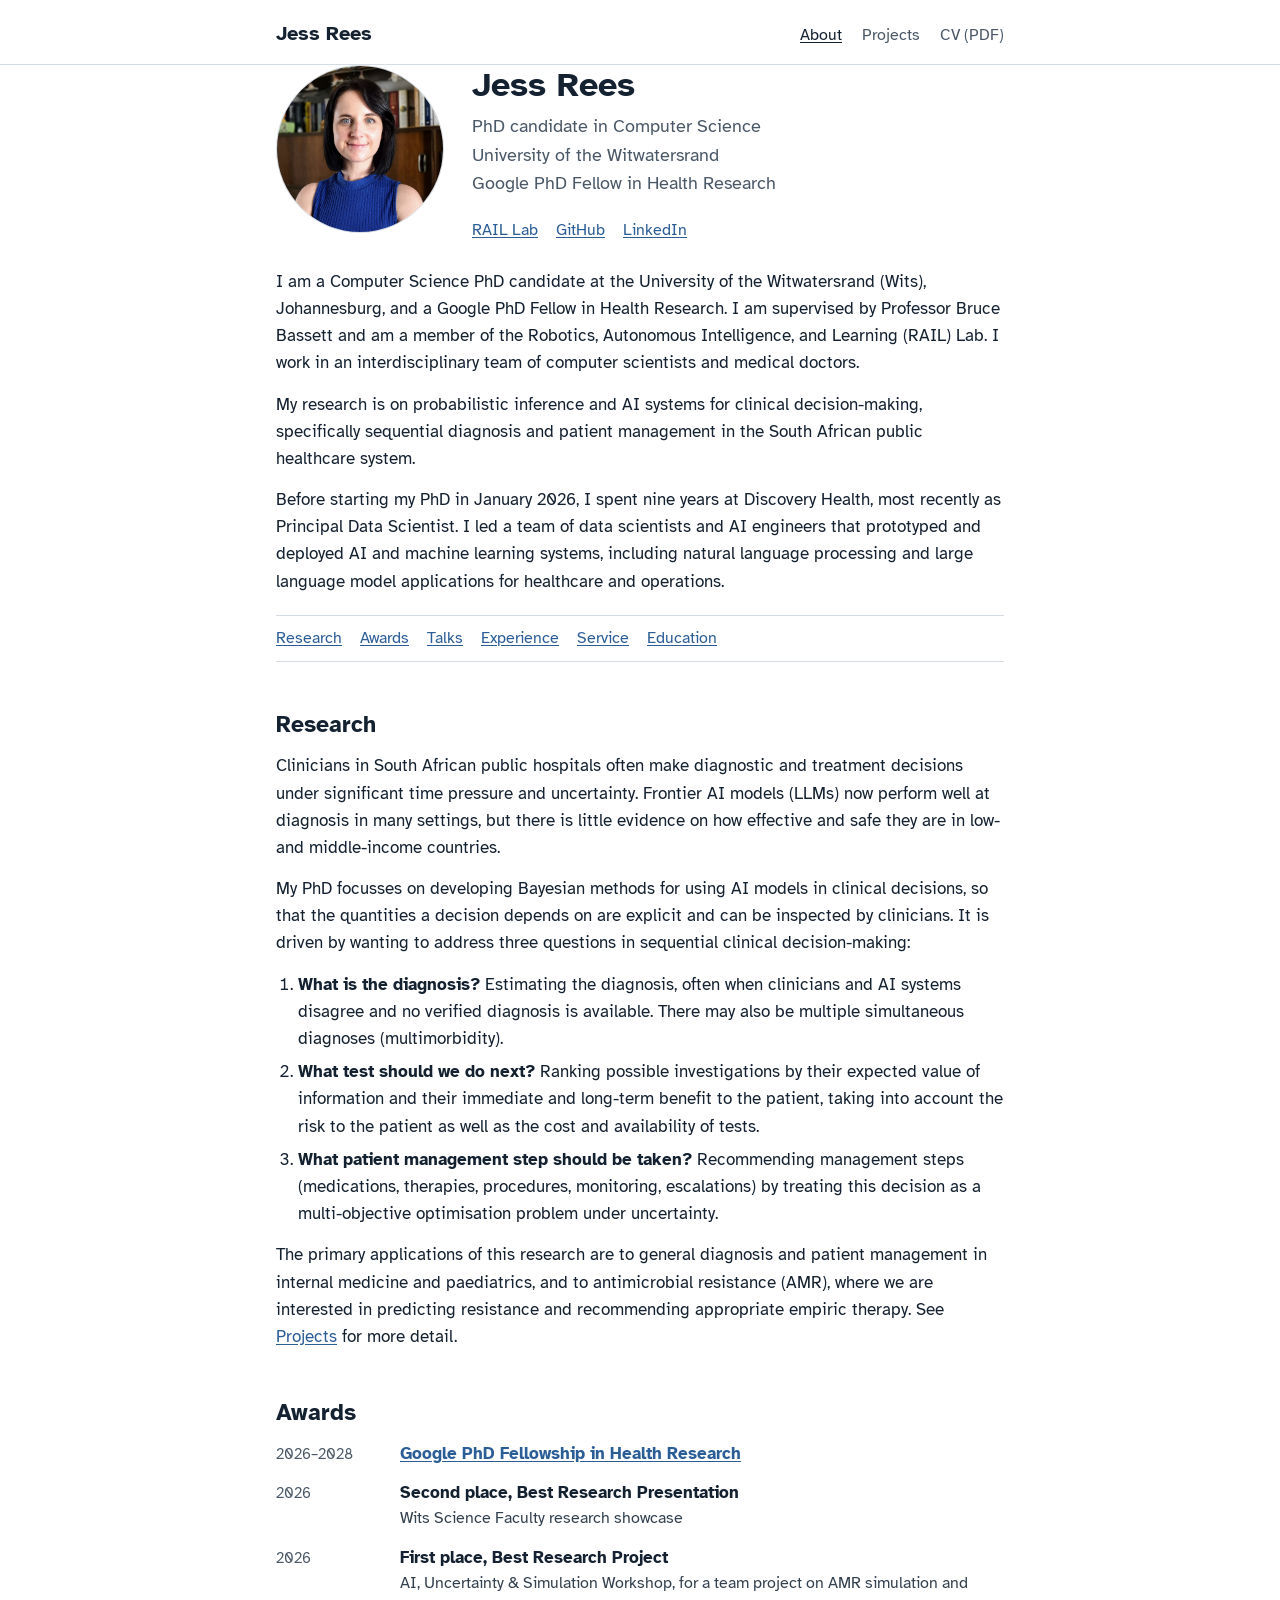
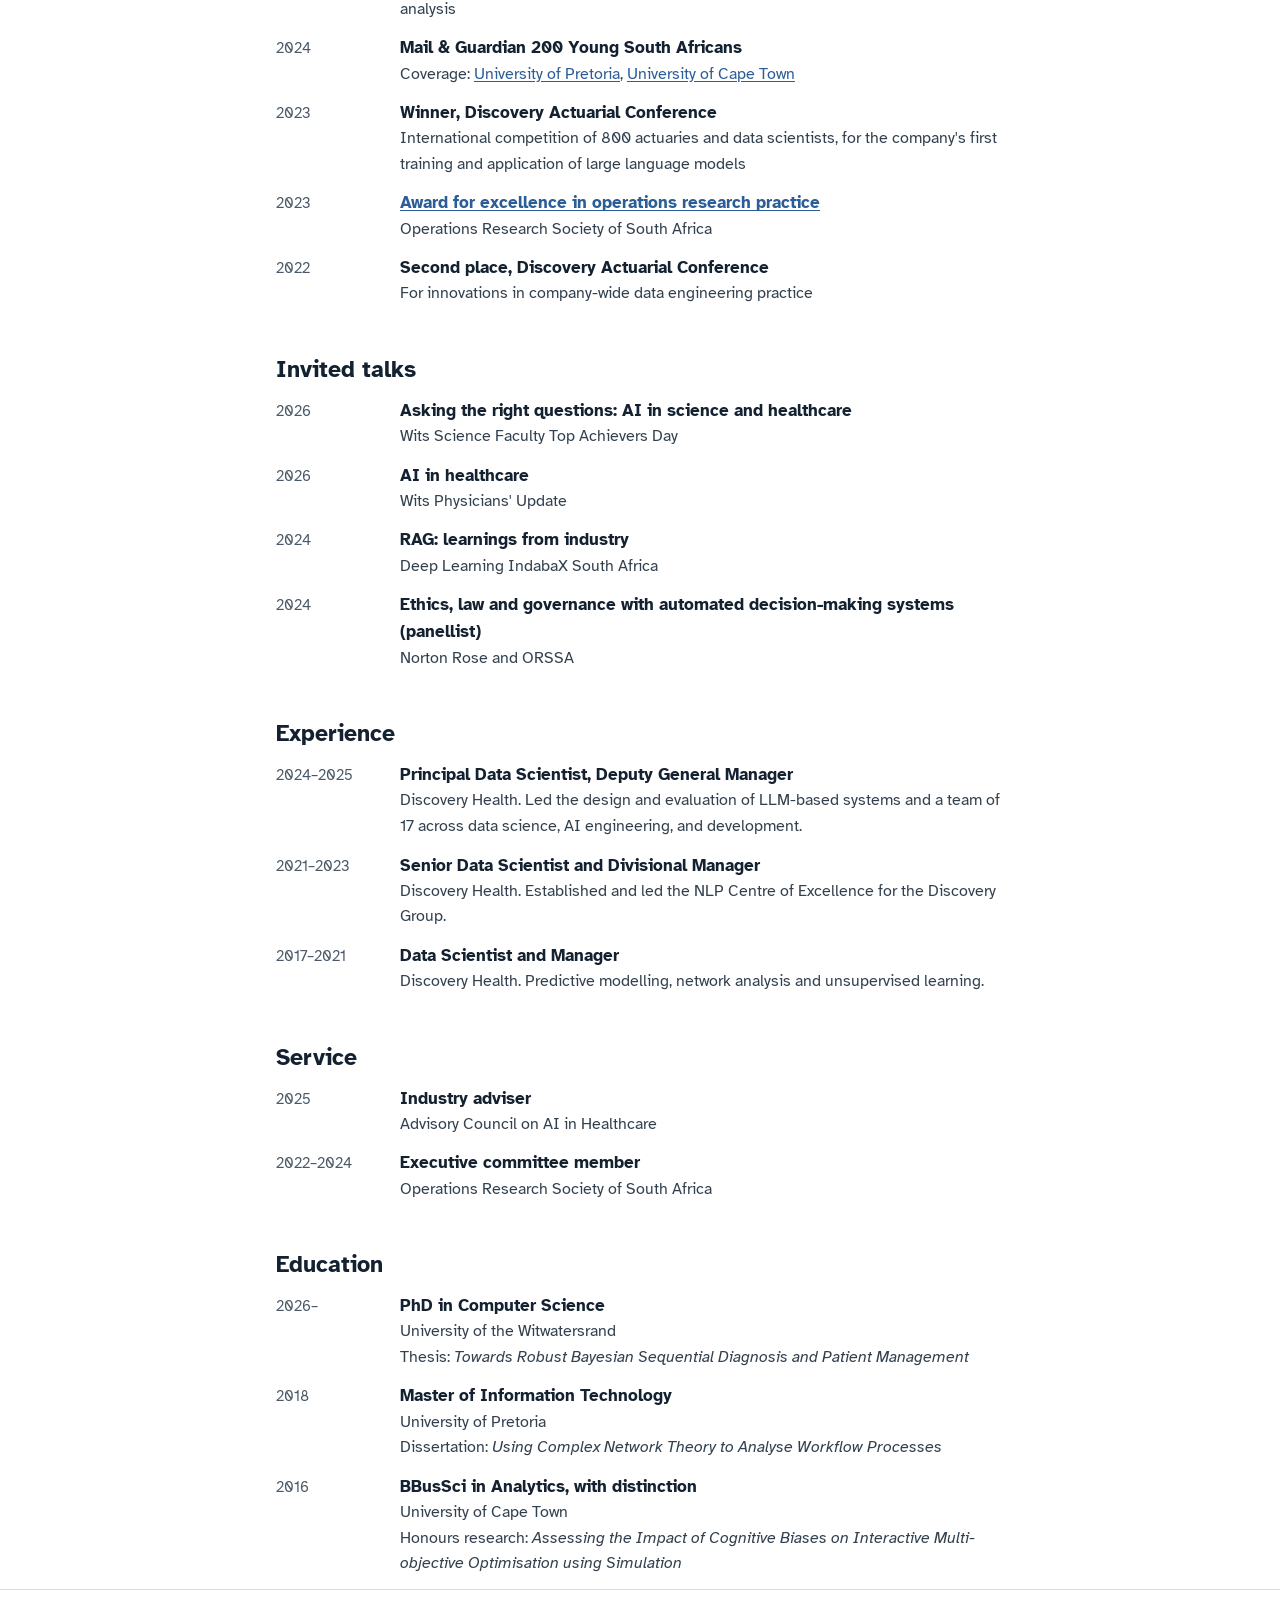
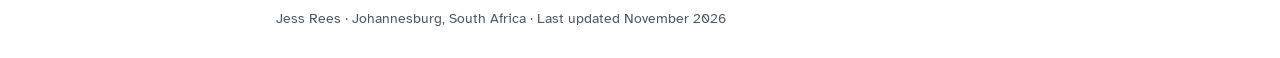
<file: index.html>
<!doctype html>
<html lang="en">
<head>
<meta charset="utf-8">
<meta name="viewport" content="width=device-width, initial-scale=1">
<title>Jess Rees | CS PhD candidate</title>
<meta name="description" content="Jess Rees, Computer Science PhD candidate at the University of the Witwatersrand. Probabilistic inference and AI for clinical decision-making.">
<link rel="preconnect" href="https://fonts.googleapis.com">
<link rel="preconnect" href="https://fonts.gstatic.com" crossorigin>
<link href="https://fonts.googleapis.com/css2?family=Atkinson+Hyperlegible:wght@400;700&display=swap" rel="stylesheet">
<link rel="stylesheet" href="css/style.css">
</head>
<body>

<header class="site-header">
  <div class="wrap">
    <a class="site-name" href="index.html">Jess Rees</a>
    <nav class="site-nav" aria-label="Main">
      <a href="index.html" aria-current="page">About</a>
      <a href="projects.html">Projects</a>
      <a href="cv/Jess-Rees-CV.pdf">CV (PDF)</a>
    </nav>
  </div>
</header>

<main class="wrap">

  <section class="intro" aria-label="Introduction">
    <div class="photo">
      <img src="images/photo.jpg" alt="Photo of Jess Rees" width="168" height="168"
           onerror="this.remove(); document.getElementById('initials').hidden = false;">
      <span class="initials" id="initials" hidden>JR</span>
    </div>
    <div class="intro-text">
      <h1>Jess Rees</h1>
      <p class="subtitle">PhD candidate in Computer Science<br>University of the Witwatersrand<br>Google PhD Fellow in Health Research</p>
      <ul class="links">
        <li><a href="https://www.raillab.org/author/jess-rees/">RAIL Lab</a></li>
        <li><a href="https://github.com/JessSian">GitHub</a></li>
        <li><a href="https://www.linkedin.com/in/jessicarees">LinkedIn</a></li>
      </ul>
    </div>
  </section>

  <p>I am a Computer Science PhD candidate at the University of the Witwatersrand (Wits), Johannesburg, and a Google PhD Fellow in Health Research. I am supervised by Professor Bruce Bassett and am a member of the Robotics, Autonomous Intelligence, and Learning (RAIL) Lab. I work in an interdisciplinary team of computer scientists and medical doctors.</p>
  <p>My research is on probabilistic inference and AI systems for clinical decision-making, specifically sequential diagnosis and patient management in the South African public healthcare system.</p>
  <p>Before starting my PhD in January 2026, I spent nine years at Discovery Health, most recently as Principal Data Scientist. I led a team of data scientists and AI engineers that prototyped and deployed AI and machine learning systems, including natural language processing and large language model applications for healthcare and operations.</p>

  <nav class="section-nav" aria-label="On this page">
    <ul class="links">
      <li><a href="#research">Research</a></li>
      <li><a href="#awards">Awards</a></li>
      <li><a href="#talks">Talks</a></li>
      <li><a href="#experience">Experience</a></li>
      <li><a href="#service">Service</a></li>
      <li><a href="#education">Education</a></li>
    </ul>
  </nav>

  <h2 id="research">Research</h2>
  <p>Clinicians in South African public hospitals often make diagnostic and treatment decisions under significant time pressure and uncertainty. Frontier AI models (LLMs) now perform well at diagnosis in many settings, but there is little evidence on how effective and safe they are in low- and middle-income countries.</p>
  <p>My PhD focusses on developing Bayesian methods for using AI models in clinical decisions, so that the quantities a decision depends on are explicit and can be inspected by clinicians. It is driven by wanting to address three questions in sequential clinical decision-making:</p>
  <ol>
    <li><strong>What is the diagnosis?</strong> Estimating the diagnosis, often when clinicians and AI systems disagree and no verified diagnosis is available. There may also be multiple simultaneous diagnoses (multimorbidity).</li>
    <li><strong>What test should we do next?</strong> Ranking possible investigations by their expected value of information and their immediate and long-term benefit to the patient, taking into account the risk to the patient as well as the cost and availability of tests.</li>
    <li><strong>What patient management step should be taken?</strong> Recommending management steps (medications, therapies, procedures, monitoring, escalations) by treating this decision as a multi-objective optimisation problem under uncertainty.</li>
  </ol>
  <p>The primary applications of this research are to general diagnosis and patient management in internal medicine and paediatrics, and to antimicrobial resistance (AMR), where we are interested in predicting resistance and recommending appropriate empiric therapy. See <a href="projects.html">Projects</a> for more detail.</p>

  <h2 id="awards">Awards</h2>
  <ul class="entries">
    <li><span class="when">2026–2028</span><span class="what"><strong><a href="https://research.google/programs-and-events/phd-fellowship/recipients/?filtertab=2025">Google PhD Fellowship in Health Research</a></strong></span></li>
    <li><span class="when">2026</span><span class="what"><strong>Second place, Best Research Presentation</strong><span>Wits Science Faculty research showcase</span></span></li>
    <li><span class="when">2026</span><span class="what"><strong>First place, Best Research Project</strong><span>AI, Uncertainty & Simulation Workshop, for a team project on AMR simulation and analysis</span></span></li>
    <li><span class="when">2024</span><span class="what"><strong>Mail &amp; Guardian 200 Young South Africans</strong><span>Coverage: <a href="https://www.up.ac.za/alumni/news/sa-data-science-and-artificial-intelligence-are-internationally-competitive-alumna-and-mg-list">University of Pretoria</a>, <a href="https://commerce.uct.ac.za/articles/2024-07-04-200-young-south-africans-list-uct-connection">University of Cape Town</a></span></span></li>
    <li><span class="when">2023</span><span class="what"><strong>Winner, Discovery Actuarial Conference</strong><span>International competition of 800 actuaries and data scientists, for the company's first training and application of large language models</span></span></li>
    <li><span class="when">2023</span><span class="what"><strong><a href="https://c9a757c0-2348-4644-a8a8-09677d5da5bc.filesusr.com/ugd/568002_448f8d4020ab46eca19e3c63a7d8d022.pdf">Award for excellence in operations research practice</a></strong><span>Operations Research Society of South Africa</span></span></li>
    <li><span class="when">2022</span><span class="what"><strong>Second place, Discovery Actuarial Conference</strong><span>For innovations in company-wide data engineering practice</span></span></li>
  </ul>

  <h2 id="talks">Invited talks</h2>
  <ul class="entries">
    <li><span class="when">2026</span><span class="what"><strong>Asking the right questions: AI in science and healthcare</strong><span>Wits Science Faculty Top Achievers Day</span></span></li>
    <li><span class="when">2026</span><span class="what"><strong>AI in healthcare</strong><span>Wits Physicians' Update</span></span></li>
    <li><span class="when">2024</span><span class="what"><strong>RAG: learnings from industry</strong><span>Deep Learning IndabaX South Africa</span></span></li>
    <li><span class="when">2024</span><span class="what"><strong>Ethics, law and governance with automated decision-making systems (panellist)</strong><span>Norton Rose and ORSSA</span></span></li>
  </ul>

  <h2 id="experience">Experience</h2>
  <ul class="entries">
    <li><span class="when">2024–2025</span><span class="what"><strong>Principal Data Scientist, Deputy General Manager</strong><span>Discovery Health. Led the design and evaluation of LLM-based systems and a team of 17 across data science, AI engineering, and development.</span></span></li>
    <li><span class="when">2021–2023</span><span class="what"><strong>Senior Data Scientist and Divisional Manager</strong><span>Discovery Health. Established and led the NLP Centre of Excellence for the Discovery Group.</span></span></li>
    <li><span class="when">2017–2021</span><span class="what"><strong>Data Scientist and Manager</strong><span>Discovery Health. Predictive modelling, network analysis and unsupervised learning.</span></span></li>
  </ul>

  <h2 id="service">Service</h2>
  <ul class="entries">
    <li><span class="when">2025</span><span class="what"><strong>Industry adviser</strong><span>Advisory Council on AI in Healthcare</span></span></li>
    <li><span class="when">2022–2024</span><span class="what"><strong>Executive committee member</strong><span>Operations Research Society of South Africa</span></span></li>
  </ul>

  <h2 id="education">Education</h2>
  <ul class="entries">
    <li><span class="when">2026–</span><span class="what"><strong>PhD in Computer Science</strong><span>University of the Witwatersrand<br>Thesis: <em>Towards Robust Bayesian Sequential Diagnosis and Patient Management</em></span></span></li>
    <li><span class="when">2018</span><span class="what"><strong>Master of Information Technology</strong><span>University of Pretoria<br>Dissertation: <em>Using Complex Network Theory to Analyse Workflow Processes</em></span></span></li>
    <li><span class="when">2016</span><span class="what"><strong>BBusSci in Analytics, with distinction</strong><span>University of Cape Town<br>Honours research: <em>Assessing the Impact of Cognitive Biases on Interactive Multi-objective Optimisation using Simulation</em></span></span></li>
  </ul>

</main>

<footer class="site-footer">
  <div class="wrap">Jess Rees · Johannesburg, South Africa · Last updated November 2026</div>
</footer>

</body>
</html>
</file>
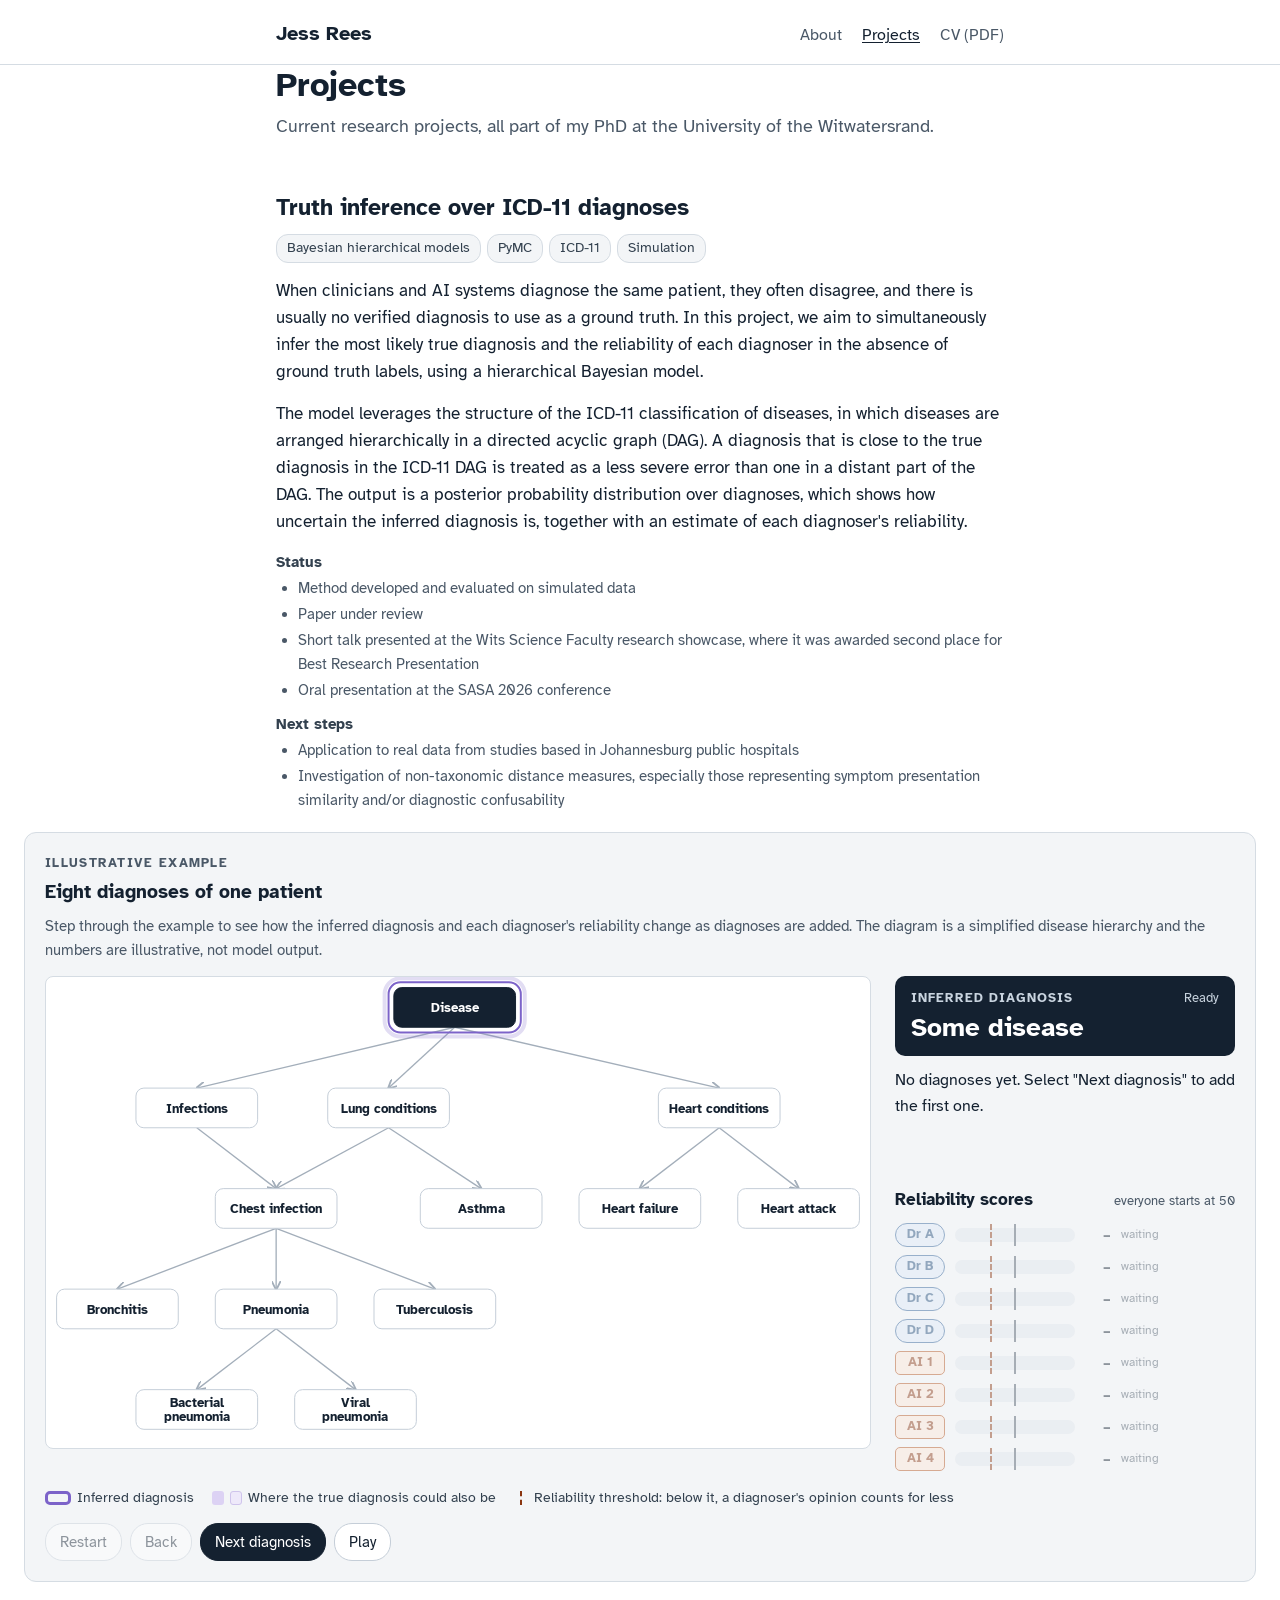
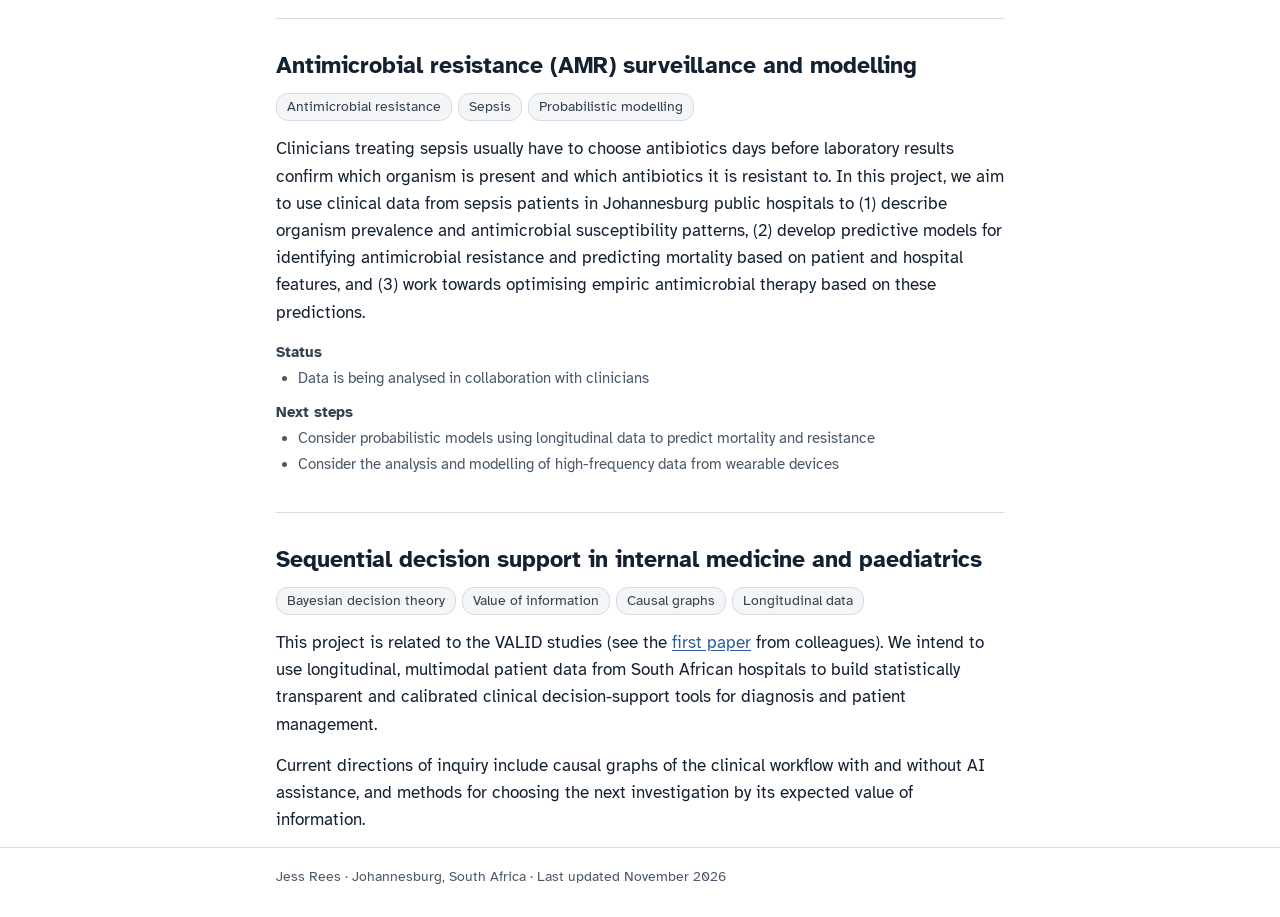
<file: projects.html>
<!doctype html>
<html lang="en">
<head>
<meta charset="utf-8">
<meta name="viewport" content="width=device-width, initial-scale=1">
<title>Jess Rees | Projects</title>
<meta name="description" content="Research projects by Jess Rees: truth inference over ICD-11 diagnoses, antimicrobial resistance, sequential clinical decision support.">
<link rel="preconnect" href="https://fonts.googleapis.com">
<link rel="preconnect" href="https://fonts.gstatic.com" crossorigin>
<link href="https://fonts.googleapis.com/css2?family=Atkinson+Hyperlegible:wght@400;700&display=swap" rel="stylesheet">
<link rel="stylesheet" href="css/style.css">
</head>
<body>

<header class="site-header">
  <div class="wrap">
    <a class="site-name" href="index.html">Jess Rees</a>
    <nav class="site-nav" aria-label="Main">
      <a href="index.html">About</a>
      <a href="projects.html" aria-current="page">Projects</a>
      <a href="cv/Jess-Rees-CV.pdf">CV (PDF)</a>
    </nav>
  </div>
</header>

<main class="wrap">

  <h1>Projects</h1>
  <p class="subtitle">Current research projects, all part of my PhD at the University of the Witwatersrand.</p>

  <section class="project" id="truth-inference">
    <h2>Truth inference over ICD-11 diagnoses</h2>
    <ul class="tags"><li>Bayesian hierarchical models</li><li>PyMC</li><li>ICD-11</li><li>Simulation</li></ul>
    <p>When clinicians and AI systems diagnose the same patient, they often disagree, and there is usually no verified diagnosis to use as a ground truth. In this project, we aim to simultaneously infer the most likely true diagnosis and the reliability of each diagnoser in the absence of ground truth labels, using a hierarchical Bayesian model.</p>
    <p>The model leverages the structure of the ICD-11 classification of diseases, in which diseases are arranged hierarchically in a directed acyclic graph (DAG). A diagnosis that is close to the true diagnosis in the ICD-11 DAG is treated as a less severe error than one in a distant part of the DAG. The output is a posterior probability distribution over diagnoses, which shows how uncertain the inferred diagnosis is, together with an estimate of each diagnoser's reliability.</p>
    <div class="status">
      <p class="status-head">Status</p>
      <ul>
        <li>Method developed and evaluated on simulated data</li>
        <li>Paper under review</li>
        <li>Short talk presented at the Wits Science Faculty research showcase, where it was awarded second place for Best Research Presentation</li>
        <li>Oral presentation at the SASA 2026 conference</li>
      </ul>
      <p class="status-head">Next steps</p>
      <ul>
        <li>Application to real data from studies based in Johannesburg public hospitals</li>
        <li>Investigation of non-taxonomic distance measures, especially those representing symptom presentation similarity and/or diagnostic confusability</li>
      </ul>
    </div>

    <figure class="demo" id="ti-demo" aria-label="Illustrative example of truth inference">
      <div class="demo-head">ILLUSTRATIVE EXAMPLE</div>
      <div class="demo-title">Eight diagnoses of one patient</div>
      <p class="note" style="margin-top:-6px">Step through the example to see how the inferred diagnosis and each diagnoser's reliability change as diagnoses are added. The diagram is a simplified disease hierarchy and the numbers are illustrative, not model output.</p>
      <div class="demo-body">
        <div class="demo-graph" id="ti-graph"></div>
        <div class="demo-side">
          <div>
            <div class="best">
              <div class="label"><span>INFERRED DIAGNOSIS</span><span id="ti-step">Ready</span></div>
              <div class="value" id="ti-best">Some disease</div>
            </div>
            <p class="caption" id="ti-caption" aria-live="polite"></p>
          </div>
          <div>
            <div class="rel-head"><strong>Reliability scores</strong><span>everyone starts at 50</span></div>
            <div id="ti-rows"></div>
          </div>
        </div>
      </div>
      <div class="legend">
        <span><i class="sw-ring"></i>Inferred diagnosis</span>
        <span><i class="sw-t2"></i><i class="sw-t1"></i>Where the true diagnosis could also be</span>
        <span><i class="sw-thr"></i>Reliability threshold: below it, a diagnoser's opinion counts for less</span>
      </div>
      <div class="controls">
        <button type="button" id="ti-restart">Restart</button>
        <button type="button" id="ti-back">Back</button>
        <button type="button" id="ti-next" class="primary">Next diagnosis</button>
        <button type="button" id="ti-play">Play</button>
      </div>
    </figure>
  </section>

  <section class="project" id="amr">
    <h2>Antimicrobial resistance (AMR) surveillance and modelling</h2>
    <ul class="tags"><li>Antimicrobial resistance</li><li>Sepsis</li><li>Probabilistic modelling</li></ul>
    <p>Clinicians treating sepsis usually have to choose antibiotics days before laboratory results confirm which organism is present and which antibiotics it is resistant to. In this project, we aim to use clinical data from sepsis patients in Johannesburg public hospitals to (1) describe organism prevalence and antimicrobial susceptibility patterns, (2) develop predictive models for identifying antimicrobial resistance and predicting mortality based on patient and hospital features, and (3) work towards optimising empiric antimicrobial therapy based on these predictions.</p>
    <div class="status">
      <p class="status-head">Status</p>
      <ul>
        <li>Data is being analysed in collaboration with clinicians</li>
      </ul>
      <p class="status-head">Next steps</p>
      <ul>
        <li>Consider probabilistic models using longitudinal data to predict mortality and resistance</li>
        <li>Consider the analysis and modelling of high-frequency data from wearable devices</li>
      </ul>
    </div>


  </section>

  <section class="project" id="decision-support">
    <h2>Sequential decision support in internal medicine and paediatrics</h2>
    <ul class="tags"><li>Bayesian decision theory</li><li>Value of information</li><li>Causal graphs</li><li>Longitudinal data</li></ul>
    <p>This project is related to the VALID studies (see the <a href="https://arxiv.org/pdf/2604.16980">first paper</a> from colleagues). We intend to use longitudinal, multimodal patient data from South African hospitals to build statistically transparent and calibrated clinical decision-support tools for diagnosis and patient management.</p>
    <p>Current directions of inquiry include causal graphs of the clinical workflow with and without AI assistance, and methods for choosing the next investigation by its expected value of information.</p>
  </section>

  <!--
  <section class="project" id="plan-evaluation">
    <h2>Evaluating diagnosis and management plans</h2>
    <ul class="tags"><li>Clinical evaluation</li><li>Scoring rubrics</li></ul>
    <p>To evaluate AI systems in clinical settings, their diagnosis and management plans need to be compared with plans written by doctors. With the doctors in our team, I am developing a scoring rubric that compares a candidate plan with a reference plan across diagnoses, investigations, medications and non-pharmacological management. Doctors mark items that are missing from the candidate plan and items that were added to it in error, and score each one.</p>
  </section>
  -->

</main>

<footer class="site-footer">
  <div class="wrap">Jess Rees · Johannesburg, South Africa · Last updated November 2026</div>
</footer>

<script src="js/truth-inference-example.js"></script>
</body>
</html>
</file>
<file: css/style.css>
:root {
  --ink: #142130;
  --ink-2: #33414F;
  --muted: #4A5867;
  --line: #D5DCE3;
  --bg: #FFFFFF;
  --bg-soft: #F3F5F7;
  --link: #2B5D96;
  --link-hover: #142130;
  --accent: #7C63C9;
  --max: 760px;
}

* { box-sizing: border-box; }

html { -webkit-text-size-adjust: 100%; }

body {
  margin: 0;
  background: var(--bg);
  color: var(--ink);
  font-family: 'Atkinson Hyperlegible', -apple-system, 'Segoe UI', Roboto, Helvetica, Arial, sans-serif;
  font-size: 17px;
  line-height: 1.6;
}

a { color: var(--link); text-underline-offset: 2px; }
a:hover { color: var(--link-hover); }
a:focus-visible, button:focus-visible { outline: 3px solid var(--accent); outline-offset: 2px; }

.wrap { max-width: var(--max); margin: 0 auto; padding: 0 16px; }

/* Header */
.site-header { border-bottom: 1px solid var(--line); }
.site-header .wrap {
  display: flex; flex-wrap: wrap; align-items: baseline; justify-content: space-between;
  gap: 8px 24px; padding-top: 18px; padding-bottom: 14px;
}
.site-name { font-weight: 700; font-size: 20px; color: var(--ink); text-decoration: none; }
.site-nav { display: flex; flex-wrap: wrap; gap: 4px 20px; font-size: 16px; }
.site-nav a { text-decoration: none; color: var(--muted); }
.site-nav a:hover, .site-nav a[aria-current="page"] { color: var(--ink); text-decoration: underline; }

main { padding: 36px 0 56px; }

h1 { font-size: 34px; line-height: 1.2; margin: 0 0 6px; }
h2 { font-size: 23px; line-height: 1.3; margin: 44px 0 12px; padding-top: 4px; }
h3 { font-size: 19px; line-height: 1.35; margin: 28px 0 6px; }
p { margin: 0 0 14px; }

.subtitle { color: var(--muted); margin: 0 0 20px; font-size: 18px; }

/* Intro with photo */
.intro { display: flex; gap: 28px; align-items: flex-start; }
.photo {
  flex-shrink: 0; width: 168px; height: 168px; border-radius: 50%;
  overflow: hidden; background: var(--bg-soft); border: 1px solid var(--line);
  display: flex; align-items: center; justify-content: center;
}
.photo img { width: 100%; height: 100%; object-fit: cover; display: block; }
.photo .initials { font-size: 44px; font-weight: 700; color: var(--muted); }
.intro-text { min-width: 0; }

.links { display: flex; flex-wrap: wrap; gap: 6px 18px; margin: 4px 0 18px; padding: 0; list-style: none; font-size: 16px; }
.section-nav { margin-top: 20px; padding: 10px 0; border-top: 1px solid var(--line); border-bottom: 1px solid var(--line); }
.section-nav .links { margin: 0; }
.section-nav li { margin: 0; }

@media (max-width: 600px) {
  .intro { flex-direction: column; gap: 16px; }
  .photo { width: 128px; height: 128px; }
  h1 { font-size: 28px; }
}

/* Lists */
ol, ul { padding-left: 22px; margin: 0 0 14px; }
li { margin-bottom: 6px; }

.entries { list-style: none; padding: 0; margin: 0; }
.entries li { display: grid; grid-template-columns: 108px 1fr; gap: 4px 16px; margin-bottom: 12px; }
.entries .when { color: var(--muted); font-size: 15px; padding-top: 2px; }
.entries .what strong { font-weight: 700; }
.entries .what span { display: block; color: var(--ink-2); font-size: 16px; }
@media (max-width: 600px) {
  .entries li { grid-template-columns: 1fr; gap: 0; }
}

.note { color: var(--muted); font-size: 15px; }

/* Projects */
.project { border-top: 1px solid var(--line); padding-top: 4px; margin-top: 36px; }
.project:first-of-type { border-top: 0; margin-top: 8px; }
.project h2 { margin-top: 24px; }
.tags { display: flex; flex-wrap: wrap; gap: 6px; margin: 0 0 14px; padding: 0; list-style: none; }
.tags li { margin: 0; font-size: 14px; padding: 2px 10px; border-radius: 12px; background: var(--bg-soft); border: 1px solid var(--line); color: var(--ink-2); }
.status { font-size: 15px; color: var(--muted); }
.status .status-head { font-weight: 700; color: var(--ink-2); margin: 0 0 2px; }
.status ul { margin: 0 0 10px; }
.status li { margin-bottom: 2px; }

/* Truth inference example */
.demo { margin: 20px 0 8px; border: 1px solid var(--line); border-radius: 12px; background: var(--bg-soft); padding: 16px; }
.demo-head { font-size: 13px; letter-spacing: 0.1em; font-weight: 700; color: var(--muted); margin-bottom: 4px; }
.demo-title { font-size: 19px; font-weight: 700; margin-bottom: 12px; }
.demo-body { display: grid; grid-template-columns: 1fr; gap: 16px; }
.demo-graph { overflow-x: auto; -webkit-overflow-scrolling: touch; background: #FFFFFF; border: 1px solid var(--line); border-radius: 8px; }
.demo-graph svg { display: block; width: 100%; min-width: 560px; height: auto; }
.demo-graph svg text { font-family: 'Atkinson Hyperlegible', sans-serif; }

.demo-side { display: grid; grid-template-columns: 1fr 1fr; gap: 16px; }
@media (max-width: 640px) { .demo-side { grid-template-columns: 1fr; } }

/* On wide screens, the example breaks out of the text column so the
   diagram and the side panel can sit next to each other. */
@media (min-width: 1200px) {
  .demo {
    --demo-w: min(1240px, calc(100vw - 48px));
    margin-left: calc((100% - var(--demo-w)) / 2);
    margin-right: calc((100% - var(--demo-w)) / 2);
    padding: 20px;
  }
  .demo-body { grid-template-columns: minmax(0, 1fr) 340px; gap: 24px; align-items: start; }
  .demo-side { grid-template-columns: 1fr; gap: 20px; }
}

.best { background: var(--ink); color: #FFFFFF; border-radius: 10px; padding: 12px 16px; }
.best .label { display: flex; justify-content: space-between; font-size: 13px; color: #C9D4DF; letter-spacing: 0.08em; font-weight: 700; }
.best .label span:last-child { letter-spacing: 0; font-weight: 400; }
.best .value { font-size: 26px; font-weight: 700; line-height: 1.3; margin-top: 2px; }
.caption { margin-top: 12px; font-size: 16px; min-height: 5.2em; }

.rel-head { display: flex; justify-content: space-between; align-items: baseline; margin-bottom: 6px; }
.rel-head strong { font-size: 17px; }
.rel-head span { font-size: 13px; color: var(--muted); }
.rel-row { display: flex; align-items: center; gap: 10px; height: 32px; transition: opacity 300ms; }
.badge { width: 50px; height: 24px; flex-shrink: 0; display: inline-flex; align-items: center; justify-content: center; font-size: 13px; font-weight: 700; border: 1.5px solid; }
.badge.doc { background: #DDE9F7; border-color: #2B5D96; color: #1F4A7A; border-radius: 12px; }
.badge.ai { background: #FCE6D6; border-color: #B4501A; color: #8A3510; border-radius: 5px; }
.meter { position: relative; width: 120px; height: 14px; flex-shrink: 0; background: #E1E6EC; border-radius: 7px; }
.meter .fill { position: absolute; top: 0; height: 14px; border-radius: 7px; transition: left 400ms, width 400ms, background 400ms; }
.meter .mid { position: absolute; left: 59px; top: -4px; width: 2px; height: 22px; background: var(--muted); }
.meter .thr { position: absolute; left: 35px; top: -4px; height: 22px; border-left: 2px dashed #8A3510; }
.rel-num { width: 26px; text-align: right; font-weight: 700; font-size: 15px; flex-shrink: 0; }
.flag { font-size: 12px; font-weight: 700; padding: 1px 7px; border: 2px dashed var(--ink); border-radius: 10px; white-space: nowrap; }
.wait { font-size: 12px; color: var(--muted); }

.legend { display: flex; flex-wrap: wrap; gap: 6px 18px; margin-top: 12px; font-size: 14px; color: var(--ink-2); }
.legend span { display: inline-flex; align-items: center; gap: 6px; }
.sw-ring { width: 26px; height: 14px; border: 3px solid var(--accent); border-radius: 5px; }
.sw-t2 { width: 12px; height: 14px; background: #DCD2F4; border-radius: 3px; }
.sw-t1 { width: 12px; height: 14px; background: #EEE9FA; border: 1px solid #CFC4EC; border-radius: 3px; }
.sw-thr { height: 14px; border-left: 2px dashed #8A3510; margin: 0 6px; }

.controls { display: flex; flex-wrap: wrap; gap: 8px; margin-top: 14px; }
.controls button {
  font: inherit; font-size: 15px; padding: 6px 14px; border-radius: 18px;
  border: 1.5px solid #C5CED8; background: #FFFFFF; color: var(--ink); cursor: pointer;
}
.controls button:hover { border-color: var(--ink); }
.controls button[disabled] { opacity: 0.45; cursor: default; }
.controls button.primary { background: var(--ink); color: #FFFFFF; border-color: var(--ink); }

/* Footer */
.site-footer { border-top: 1px solid var(--line); color: var(--muted); font-size: 14px; }
.site-footer .wrap { padding-top: 18px; padding-bottom: 28px; }
</file>
